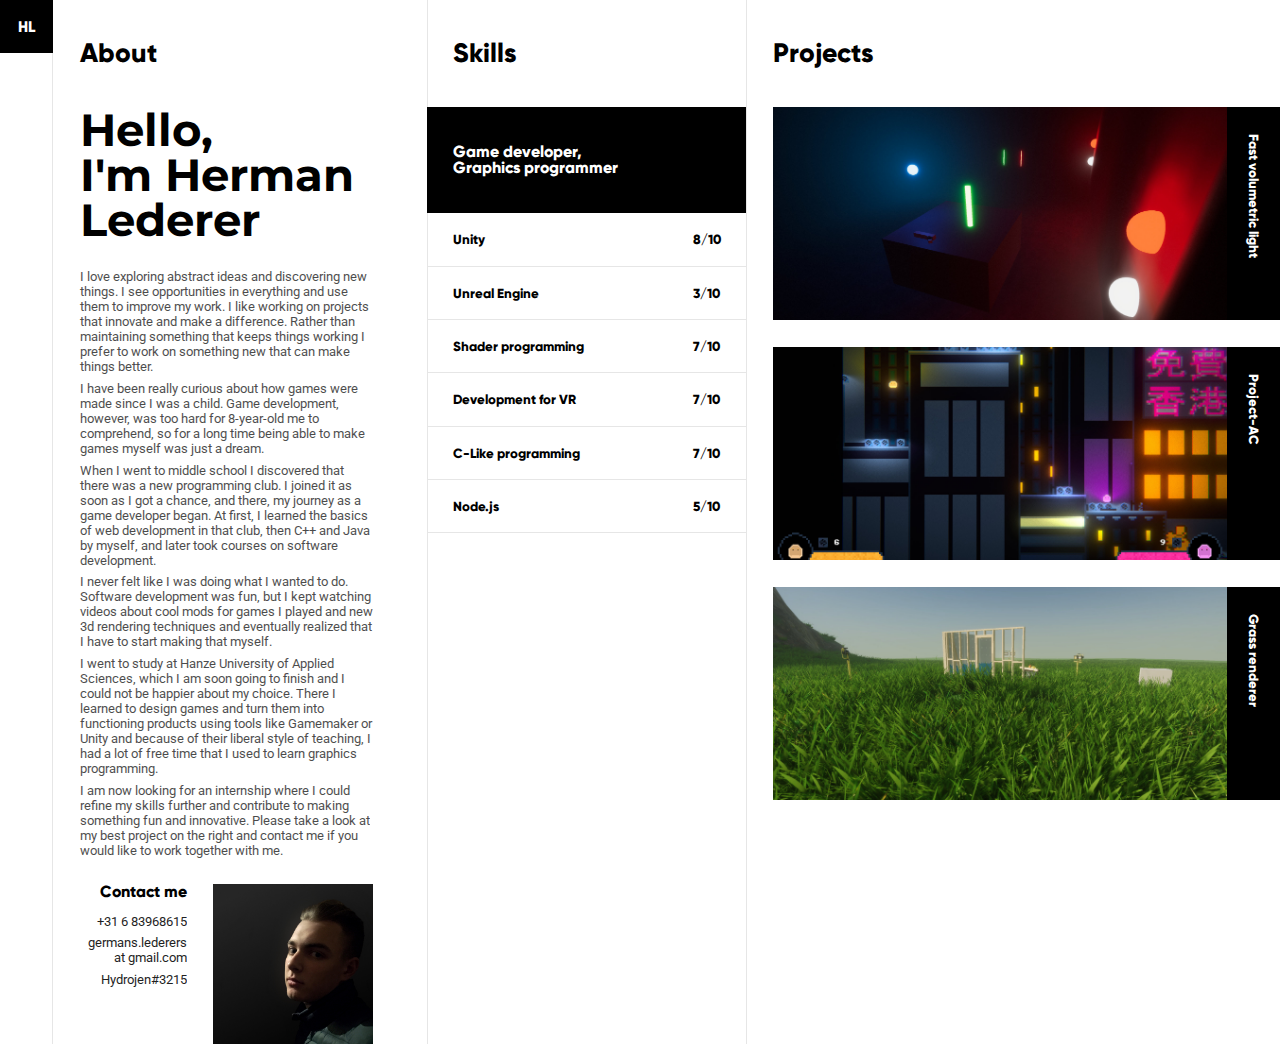
<file: index.html>
<!DOCTYPE html>
<html lang="en">
	<head>
		<meta charset="UTF-8" />
		<meta name="viewport" content="width=device-width, initial-scale=1.0" />

		<title>Herman Lederer - Game Development & Graphics Programming Portfolio</title>

		<link rel="apple-touch-icon" sizes="180x180" href="./webmanifest/apple-touch-icon.png" />
		<link rel="icon" type="image/png" sizes="32x32" href="./webmanifest/favicon-32x32.png" />
		<link rel="icon" type="image/png" sizes="16x16" href="./webmanifest/favicon-16x16.png" />
		<link rel="manifest" href="./webmanifest/site.webmanifest" />

		<link rel="preconnect" href="https://fonts.gstatic.com" />
		<link href="https://fonts.googleapis.com/css2?family=Montserrat:wght@800&family=Roboto&display=swap" rel="stylesheet" />
		<link rel="stylesheet" href="css/style.css" />
	</head>

	<body>
		<nav>
			<a href="index.html" id="logo">HL</a>
		</nav>

		<header>
			<h2>About</h2>

			<h1>
				Hello,<br />
				I'm Herman<br />
				Lederer
			</h1>

			<p>
				I love exploring abstract ideas and discovering new things. I see opportunities in everything and use them to improve my work. I like working on projects that innovate and make a difference. Rather than maintaining something that keeps
				things working I prefer to work on something new that can make things better.
			</p>

			<p>I have been really curious about how games were made since I was a child. Game development, however, was too hard for 8-year-old me to comprehend, so for a long time being able to make games myself was just a dream.</p>

			<p>
				When I went to middle school I discovered that there was a new programming club. I joined it as soon as I got a chance, and there, my journey as a game developer began. At first, I learned the basics of web development in that club, then
				C++ and Java by myself, and later took courses on software development.
			</p>

			<p>
				I never felt like I was doing what I wanted to do. Software development was fun, but I kept watching videos about cool mods for games I played and new 3d rendering techniques and eventually realized that I have to start making that myself.
			</p>

			<p>
				I went to study at Hanze University of Applied Sciences, which I am soon going to finish and I could not be happier about my choice. There I learned to design games and turn them into functioning products using tools like Gamemaker or Unity
				and because of their liberal style of teaching, I had a lot of free time that I used to learn graphics programming.
			</p>

			<p>
				I am now looking for an internship where I could refine my skills further and contribute to making something fun and innovative. Please take a look at my best project on the right and contact me if you would like to work together with me.
			</p>

			<div id="contact">
				<div>
					<h3>Contact me</h3>
					<span>+31 6 83968615</span>
					<span>germans.lederers at gmail.com</span>
					<span>Hydrojen#3215</span>
				</div>
				<img src="img/me.jpg" alt="Picture of me" />
			</div>
		</header>

		<section id="skills">
			<h2>Skills</h2>

			<h3>
				Game developer,<br />
				Graphics programmer
			</h3>
			<div class="skill">
				<span class="name">Unity</span>
				<span class="rating">8</span>
			</div>
			<div class="skill">
				<span class="name">Unreal Engine</span>
				<span class="rating">3</span>
			</div>
			<div class="skill">
				<span class="name">Shader programming</span>
				<span class="rating">7</span>
			</div>
			<div class="skill">
				<span class="name">Development for VR</span>
				<span class="rating">7</span>
			</div>
			<div class="skill">
				<span class="name">C-Like programming</span>
				<span class="rating">7</span>
			</div>
			<div class="skill">
				<span class="name">Node.js</span>
				<span class="rating">5</span>
			</div>
		</section>

		<section id="projects">
			<h2>Projects</h2>

			<a class="project" href="fast-volumetric-light.html">
				<img src="img/volumetric-light/hero.jpg" alt="Fast volumetric light" />
				<h3>Fast volumetric light</h3>
			</a>

			<a class="project" href="project-ac.html">
				<img src="img/ac/action-2.jpg" alt="Project AC" />
				<h3>Project-AC</h3>
			</a>

			<a class="project" href="grass-renderer.html">
				<img src="img/grass-renderer/front.jpg" alt="Grass renderer" />
				<h3>Grass renderer</h3>
			</a>
		</section>
	</body>
</html>
</file>
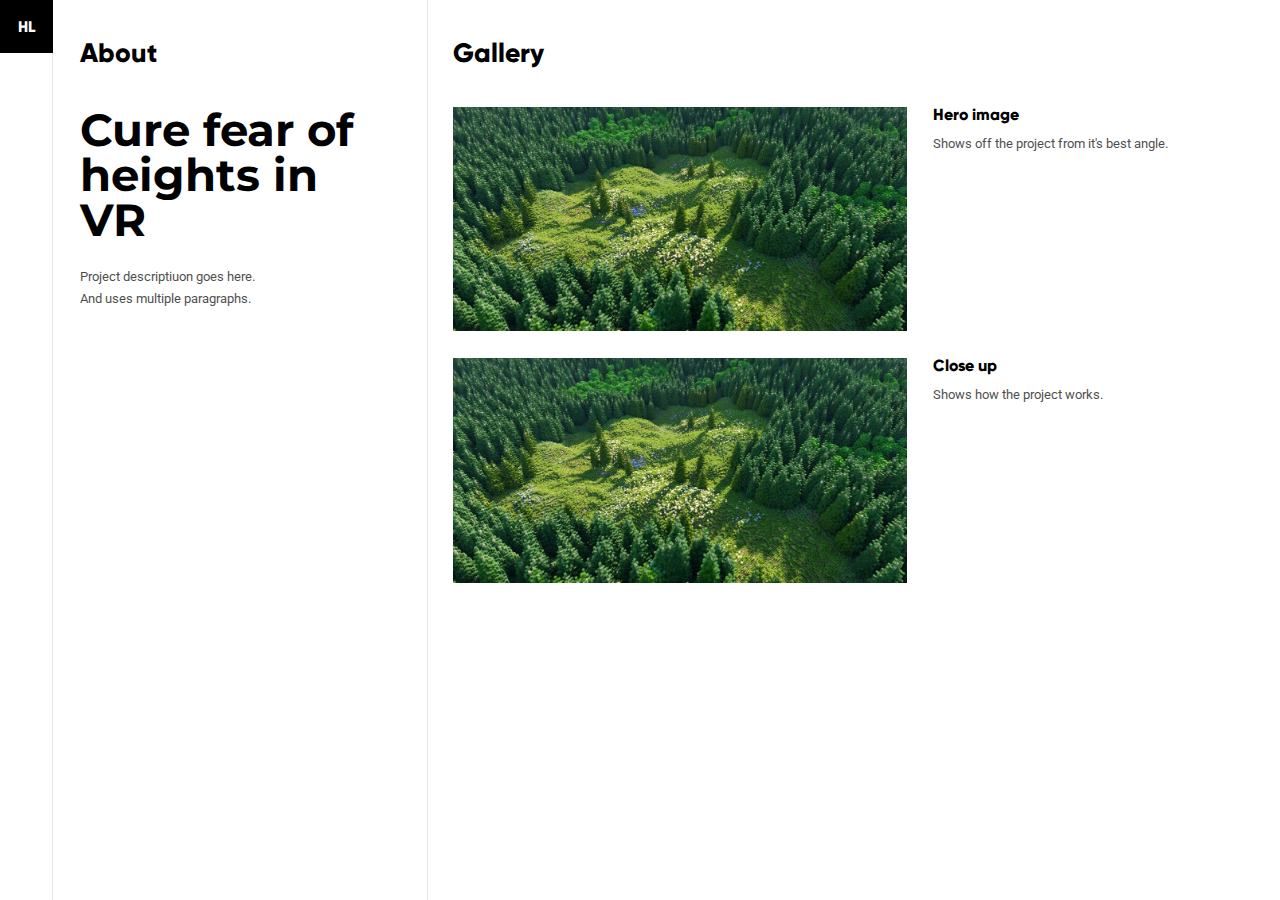
<file: cure-achrophobia-vr.html>
<!DOCTYPE html>
<html lang="en">
	<head>
		<meta charset="UTF-8" />
		<meta name="viewport" content="width=device-width, initial-scale=1.0" />
		<title>
			Herman Lederer - Game Development & Graphics Programming Portfolio
		</title>
		<link rel="preconnect" href="https://fonts.gstatic.com" />
		<link
			href="https://fonts.googleapis.com/css2?family=Montserrat:wght@800&family=Roboto&display=swap"
			rel="stylesheet"
		/>
		<link rel="stylesheet" href="css/style.css" />
	</head>

	<body>
		<nav>
			<a href="index.html" id="logo">HL</a>
		</nav>

		<header>
			<h2>About</h2>

			<h1>
				Cure fear of heights in VR
			</h1>
			<p>
				Project descriptiuon goes here.
			</p>
			<p>
				And uses multiple paragraphs.
			</p>
		</header>

		<section id="gallery">
			<h2>Gallery</h2>

			<div class="item">
				<img
					src="img/placeholder-project-hero.jpg"
					alt="Fast volumetric light"
				/>
				<div class="info">
					<h3>Hero image</h3>
					<p>Shows off the project from it's best angle.</p>
				</div>
			</div>

			<div class="item">
				<img
					src="img/placeholder-project-hero.jpg"
					alt="Fast volumetric light"
				/>
				<div class="info">
					<h3>Close up</h3>
					<p>Shows how the project works.</p>
				</div>
			</div>
		</section>
	</body>
</html>
</file>
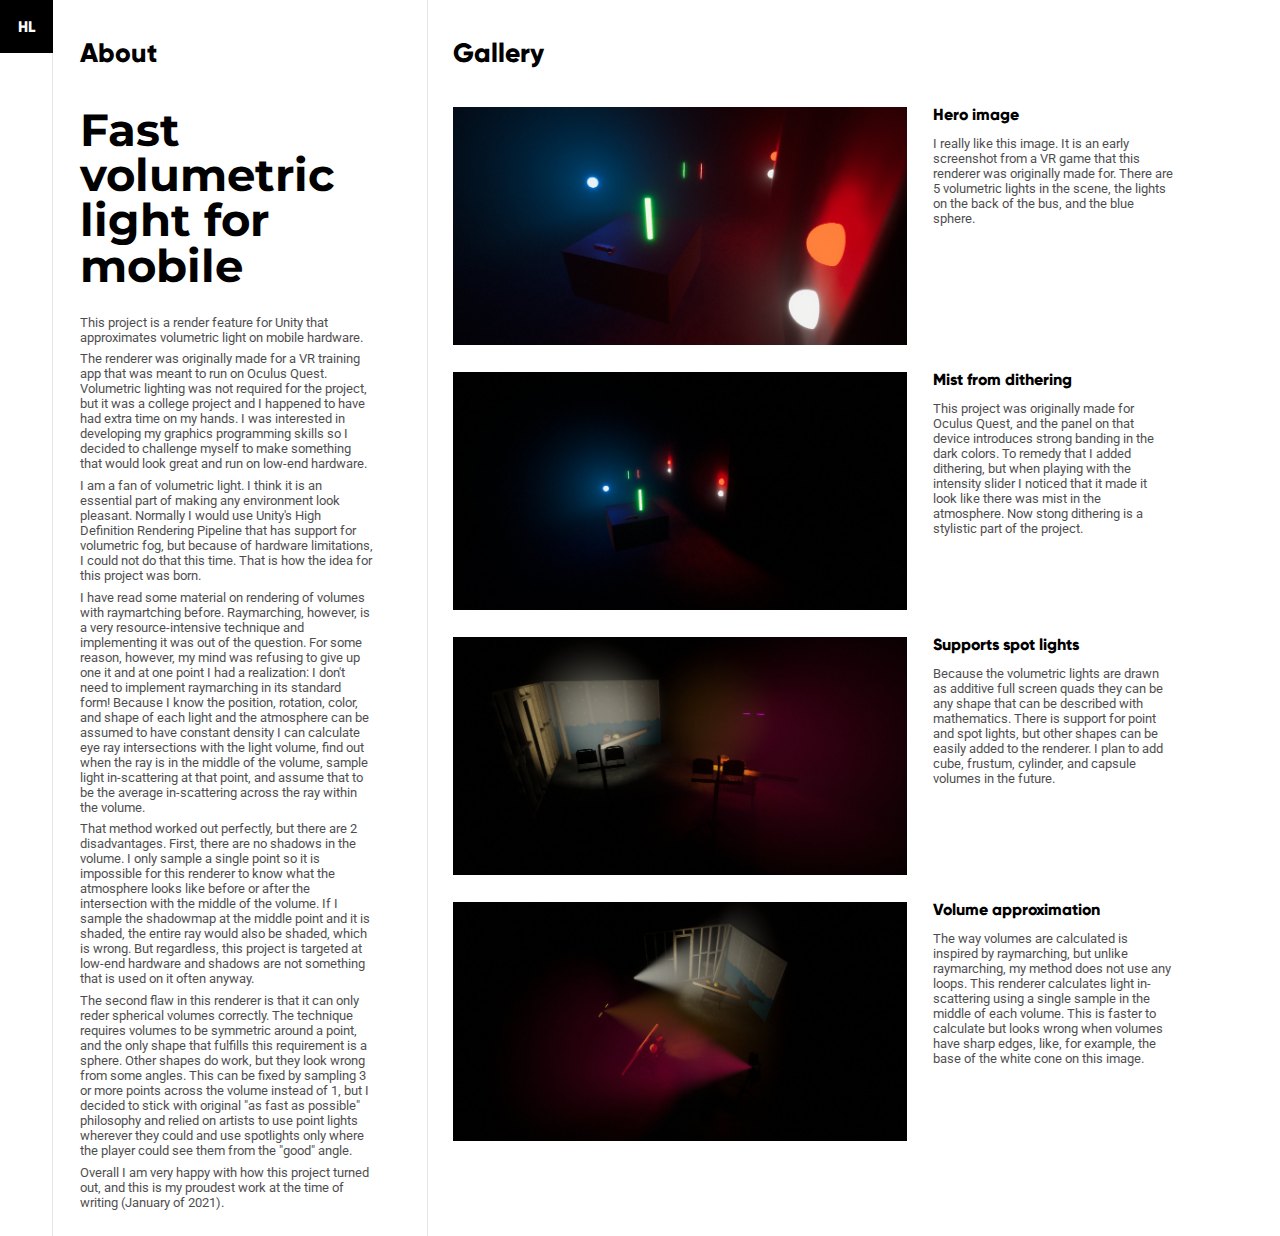
<file: fast-volumetric-light.html>
<!DOCTYPE html>
<html lang="en">
	<head>
		<meta charset="UTF-8" />
		<meta name="viewport" content="width=device-width, initial-scale=1.0" />
		<title>
			Herman Lederer - Game Development & Graphics Programming Portfolio
		</title>
		<link rel="preconnect" href="https://fonts.gstatic.com" />
		<link
			href="https://fonts.googleapis.com/css2?family=Montserrat:wght@800&family=Roboto&display=swap"
			rel="stylesheet"
		/>
		<link rel="stylesheet" href="css/style.css" />
	</head>

	<body>
		<nav>
			<a href="index.html" id="logo">HL</a>
		</nav>

		<header>
			<h2>About</h2>

			<h1>Fast volumetric light for mobile</h1>

			<!--
			<h4>Year</h4>
			<p class="black">2020</p>
			-->

			<p>
				This project is a render feature for Unity that
				approximates volumetric light on mobile hardware.
			</p>

			<p>
				The renderer was originally made for a VR training app that
				was meant to run on Oculus Quest. Volumetric lighting was not
				required for the project, but it was a college  project and I happened
				to have had extra time on my hands. I was interested in
				developing my graphics programming skills so I decided to challenge myself
				to make something that would look great and run on low-end hardware.
			</p>

			<p>
				I am a fan of volumetric light. I think it is an essential part
				of making any environment look pleasant. Normally I would use
				Unity's High Definition Rendering Pipeline that has support for
				volumetric fog, but because of hardware limitations, I could not
				do that this time. That is how the idea for this project was born.
			</p>

			<p>
				I have read some material on rendering of volumes with raymartching before.
				Raymarching, however, is a very resource-intensive technique and
				implementing it was out of the question. For some reason, however, my mind
				was refusing to give up one it and at one point I had a realization: I
				don't need to implement raymarching in its standard form! Because I know
				the position, rotation, color, and shape of each light and the atmosphere
				can be assumed to have constant density I can calculate eye ray intersections
				with the light volume, find out when the ray is in the middle of the volume,
				sample light in-scattering at that point, and assume that to be the average
				in-scattering across the ray within the volume.
			</p>

			<p>
				That method worked out perfectly, but there are 2 disadvantages.
				First, there are no shadows in the volume. I only sample a single point
				so it is impossible for this renderer to know what the atmosphere looks
				like before or after the intersection with the middle of the volume. If
				I sample the shadowmap at the middle point and it is shaded, the entire
				ray would also be shaded, which is wrong. But regardless, this project
				is targeted at low-end hardware and shadows are not something
				that is used on it often anyway.
			</p>

			<p>
				The second flaw in this renderer is that it can only reder
				spherical volumes correctly. The technique requires volumes to be symmetric
				around a point, and the only shape  that fulfills  this requirement is a sphere.
				Other shapes do work, but they look wrong from some angles.
				This can be fixed by sampling 3 or more points
				across the volume instead of 1, but I decided to stick with original
				"as fast as possible" philosophy  and relied on artists to use point lights
				wherever they could and use spotlights only where the player could see
				them from the "good" angle.
			</p>

			<p>
				Overall I am very happy with how this project turned out, and this is my
				proudest work at the time of writing (January of 2021).
			</p>
		</header>

		<section id="gallery">
			<h2>Gallery</h2>

			<div class="item">
				<a target="blank" href="img/volumetric-light/hero.jpg"
					><img
						src="img/volumetric-light/hero.jpg"
						alt="Fast volumetric light"
				/></a>
				<div class="info">
					<h3>Hero image</h3>
					<p>
						I really like this image. It is an early screenshot from
						a VR game that this renderer was originally made for.
						There are 5 volumetric lights in the scene, the lights on
						the back of the bus, and the blue sphere.
					</p>
				</div>
			</div>

			<div class="item">
				<a target="blank" href="img/volumetric-light/angle.jpg"
					><img
						src="img/volumetric-light/angle.jpg"
						alt="Fast volumetric light"
				/></a>
				<div class="info">
					<h3>Mist from dithering</h3>
					<p>
						This project was originally made for Oculus Quest, and
						the panel on that device introduces strong banding in
						the dark colors. To remedy that I added dithering, but
						when playing with the intensity slider I noticed that it
						made it look like there was mist in the atmosphere. Now
						stong dithering is a stylistic part of the project.
					</p>
				</div>
			</div>

			<div class="item">
				<a target="blank" href="img/volumetric-light/cones.jpg"
					><img
						src="img/volumetric-light/cones.jpg"
						alt="Fast volumetric light"
				/></a>
				<div class="info">
					<h3>Supports spot lights</h3>
					<p>
						Because the volumetric lights are drawn as additive full
						screen quads they can be any shape that can be described
						with mathematics. There is support for point and spot
						lights, but other shapes can be easily added to the
						renderer. I plan to add cube, frustum, cylinder, and
						capsule volumes in the future.
					</p>
				</div>
			</div>

			<div class="item">
				<a target="blank" href="img/volumetric-light/cones-2.jpg"
					><img
						src="img/volumetric-light/cones-2.jpg"
						alt="Fast volumetric light"
				/></a>
				<div class="info">
					<h3>Volume approximation</h3>
					<p>
						The way volumes are calculated is inspired by
						raymarching, but unlike raymarching, my method does not
						use any loops. This renderer calculates light
						in-scattering using a single sample in the middle of
						each volume. This is faster to calculate but looks
						wrong when volumes have sharp edges, like, for example,
						the base of the white cone on this image.
					</p>
				</div>
			</div>
		</section>
	</body>
</html>
</file>
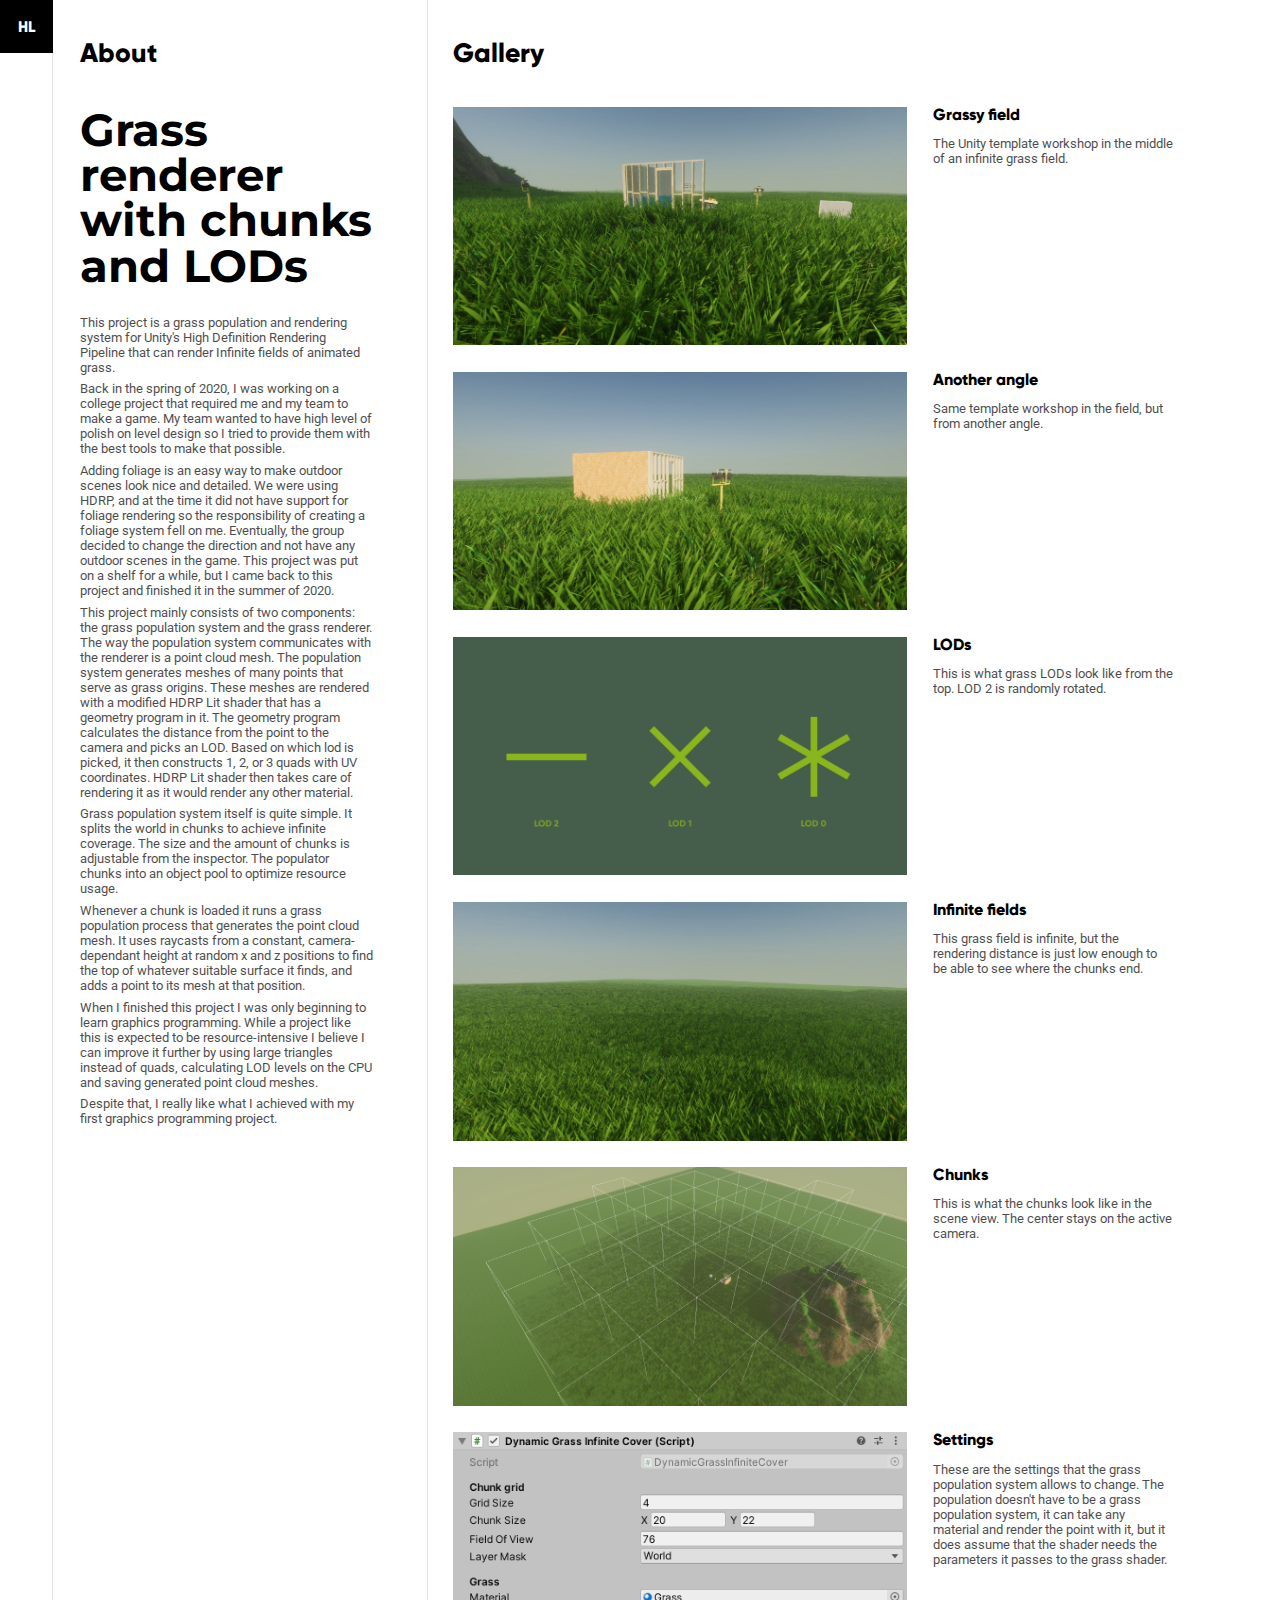
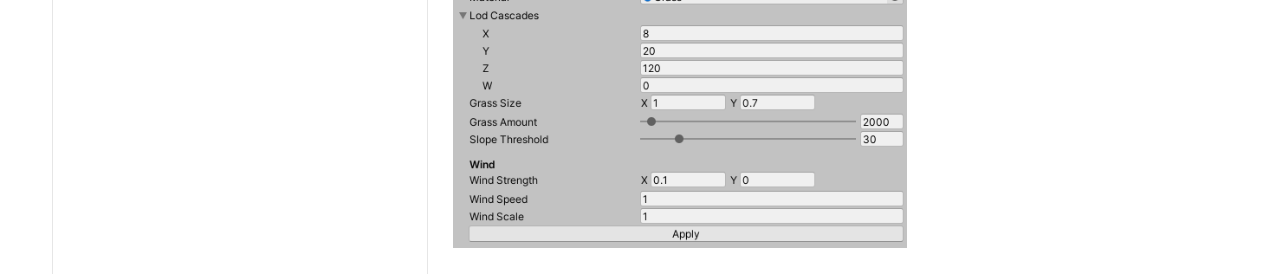
<file: grass-renderer.html>
<!DOCTYPE html>
<html lang="en">
	<head>
		<meta charset="UTF-8" />
		<meta name="viewport" content="width=device-width, initial-scale=1.0" />
		<title>
			Herman Lederer - Game Development & Graphics Programming Portfolio
		</title>
		<link rel="preconnect" href="https://fonts.gstatic.com" />
		<link
			href="https://fonts.googleapis.com/css2?family=Montserrat:wght@800&family=Roboto&display=swap"
			rel="stylesheet"
		/>
		<link rel="stylesheet" href="css/style.css" />
	</head>

	<body>
		<nav>
			<a href="index.html" id="logo">HL</a>
		</nav>

		<header>
			<h2>About</h2>

			<h1>Grass renderer with chunks and LODs</h1>

			<p>
				This project is a grass population and rendering system for
				Unity's High Definition Rendering Pipeline that can render Infinite fields of
				animated grass.
			</p>

			<p>
				Back in the spring of 2020, I was working on a college project that required me
				and my team to make a game. My team wanted to have high level of polish on
				level design so I tried to provide them with the best tools to make that possible.
			</p>

			<p>
				Adding foliage is an easy way to make outdoor  scenes look nice and detailed.
				We were using HDRP, and at the time it did not have support for foliage rendering
				so the responsibility of creating a foliage system fell on me. Eventually, the group
				decided to change the direction and not have any outdoor scenes in the game.
				This project was put on a shelf for a while, but I came back to this project and
				finished it in the summer of 2020.
			</p>

			<p>
				This project mainly consists of two components: the grass population system and
				the grass renderer. The way the population system communicates with the renderer is
				a point cloud mesh. The population system generates meshes of many points that
				serve as grass origins. These meshes are rendered with a modified HDRP Lit shader
				that has a geometry program in it. The geometry program calculates the
				distance from the point to the camera and picks an LOD. Based on which lod is picked,
				it then constructs 1, 2, or 3 quads with UV coordinates. HDRP Lit shader then takes
				care of rendering it as it would render any other material.
			</p>

			<p>
				Grass population system itself is quite simple. It splits the world in chunks
				to achieve infinite coverage. The size and the amount of chunks is adjustable from
				the inspector. The populator chunks into an object pool to optimize resource usage.
			</p>

			<p>
				Whenever a chunk is loaded it runs a grass population process that generates the
				point cloud mesh. It uses raycasts from a constant, camera-dependant height at random x
				and z positions to find the top of whatever suitable surface it finds, and adds a point
				to its mesh at that position.
			</p>

			<p>
				When I finished this project I was only beginning to learn graphics programming.
				While a project like this is expected to be resource-intensive I believe
				I can improve it further by using large triangles instead of quads, calculating LOD levels
				on the CPU and saving generated point cloud meshes.
			</p>

			<p>
				Despite that, I really like what I achieved with my first graphics programming project.
			</p>
		</header>

		<section id="gallery">
			<h2>Gallery</h2>

			<div class="item">
				<a target="blank" href="img/grass-renderer/front.jpg"
					><img
						src="img/grass-renderer/front.jpg"
						alt="Grass renderer"
				/></a>
				<div class="info">
					<h3>Grassy field</h3>
					<p>
						The Unity template workshop in the middle of an infinite grass field.
					</p>
				</div>
			</div>
			
			<div class="item">
				<a target="blank" href="img/grass-renderer/back.jpg"
					><img
						src="img/grass-renderer/back.jpg"
						alt="Grass renderer"
				/></a>
				<div class="info">
					<h3>Another angle</h3>
					<p>
						Same template workshop in the field, but from another angle.
					</p>
				</div>
			</div>

			<div class="item">
				<a target="blank" href="img/grass-renderer/scheme.jpg"
					><img
						src="img/grass-renderer/scheme.jpg"
						alt="Grass renderer"
				/></a>
				<div class="info">
					<h3>LODs</h3>
					<p>
						This is what grass LODs look like from the top. LOD 2 is randomly rotated.
					</p>
				</div>
			</div>

			<div class="item">
				<a target="blank" href="img/grass-renderer/field.jpg"
					><img
						src="img/grass-renderer/field.jpg"
						alt="Grass renderer"
				/></a>
				<div class="info">
					<h3>Infinite fields</h3>
					<p>
						This grass field is infinite, but the rendering distance is just low enough to
						be able to see where the chunks end.
					</p>
				</div>
			</div>

			<div class="item">
				<a target="blank" href="img/grass-renderer/gizmos.jpg"
					><img
						src="img/grass-renderer/gizmos.jpg"
						alt="Grass renderer"
				/></a>
				<div class="info">
					<h3>Chunks</h3>
					<p>
						This is what the chunks look like in the scene view. The center stays on the
						active camera.
					</p>
				</div>
			</div>

			<div class="item">
				<a target="blank" href="img/grass-renderer/inspector.png"
					><img
						src="img/grass-renderer/inspector.png"
						alt="Grass renderer"
				/></a>
				<div class="info">
					<h3>Settings</h3>
					<p>
						These are the settings that the grass population system allows to change.
						The population doesn't have to be a grass population system,
						it can take any material and render the point with it, but it does
						assume that the shader needs the parameters it passes to the grass shader.
					</p>
				</div>
			</div>
		</section>
	</body>
</html>
</file>
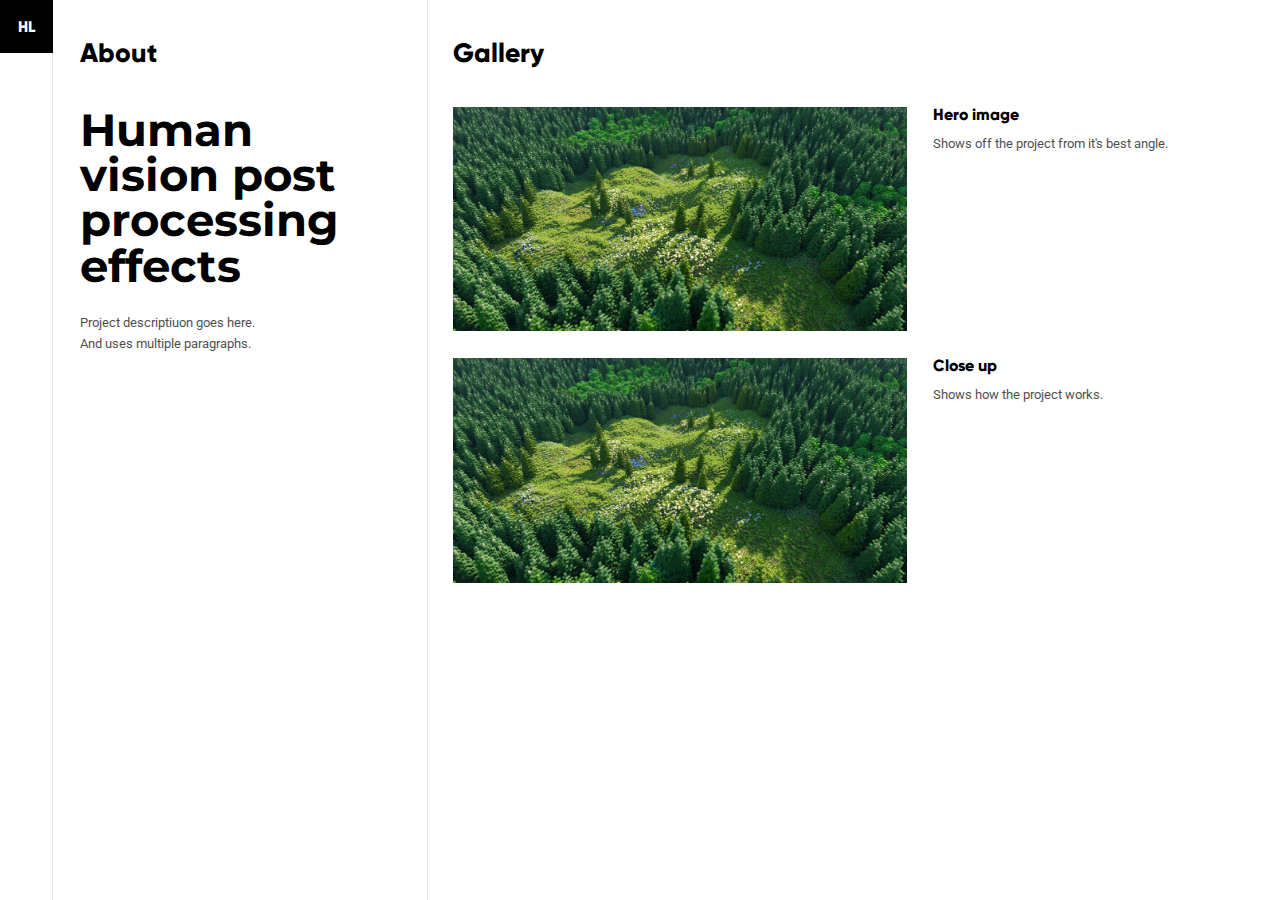
<file: human-vision-effects.html>
<!DOCTYPE html>
<html lang="en">
	<head>
		<meta charset="UTF-8" />
		<meta name="viewport" content="width=device-width, initial-scale=1.0" />
		<title>
			Herman Lederer - Game Development & Graphics Programming Portfolio
		</title>
		<link rel="preconnect" href="https://fonts.gstatic.com" />
		<link
			href="https://fonts.googleapis.com/css2?family=Montserrat:wght@800&family=Roboto&display=swap"
			rel="stylesheet"
		/>
		<link rel="stylesheet" href="css/style.css" />
	</head>

	<body>
		<nav>
			<a href="index.html" id="logo">HL</a>
		</nav>

		<header>
			<h2>About</h2>

			<h1>
				Human vision post processing effects
			</h1>
			<p>
				Project descriptiuon goes here.
			</p>
			<p>
				And uses multiple paragraphs.
			</p>
		</header>

		<section id="gallery">
			<h2>Gallery</h2>

			<div class="item">
				<img
					src="img/placeholder-project-hero.jpg"
					alt="Fast volumetric light"
				/>
				<div class="info">
					<h3>Hero image</h3>
					<p>Shows off the project from it's best angle.</p>
				</div>
			</div>

			<div class="item">
				<img
					src="img/placeholder-project-hero.jpg"
					alt="Fast volumetric light"
				/>
				<div class="info">
					<h3>Close up</h3>
					<p>Shows how the project works.</p>
				</div>
			</div>
		</section>
	</body>
</html>
</file>
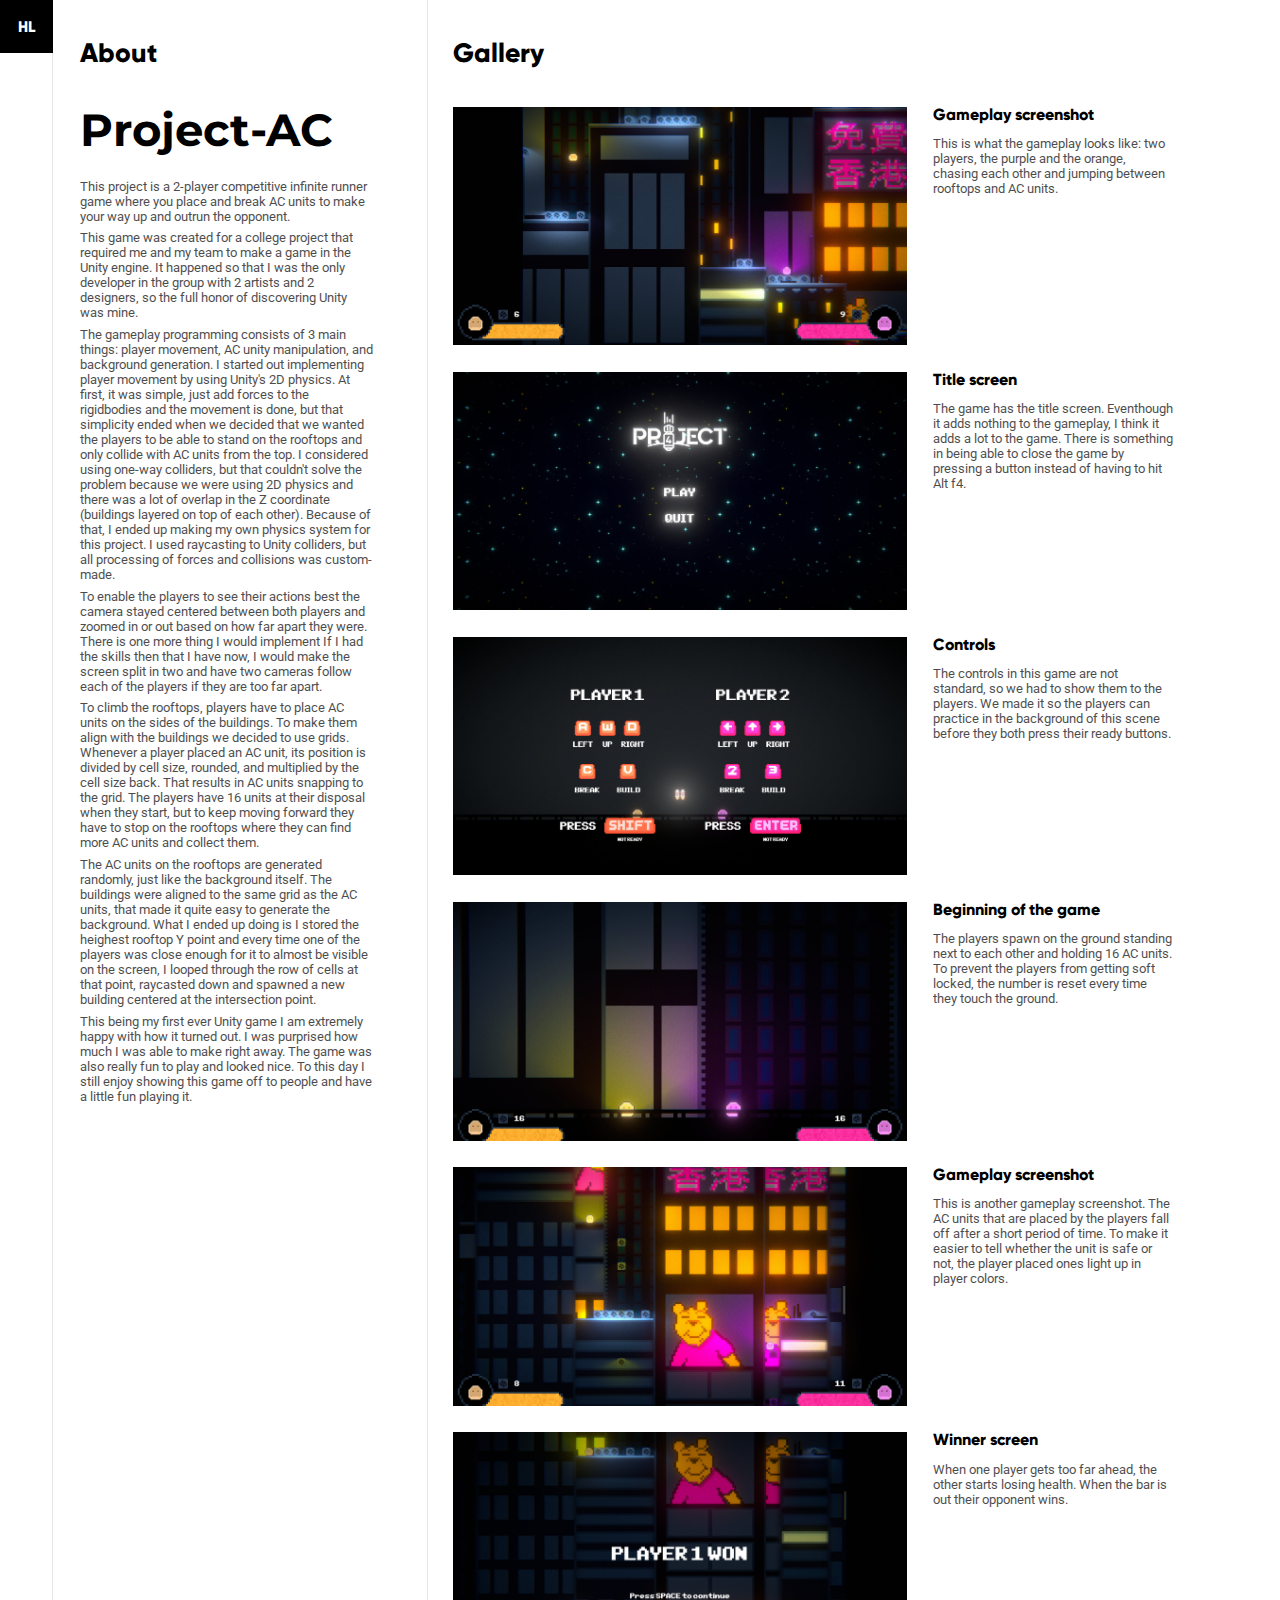
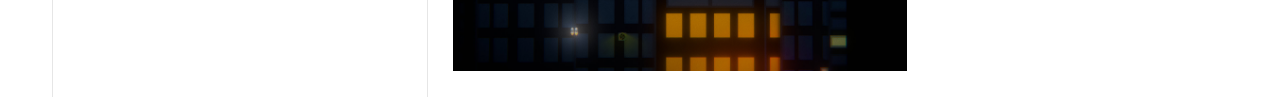
<file: project-ac.html>
<!DOCTYPE html>
<html lang="en">
	<head>
		<meta charset="UTF-8" />
		<meta name="viewport" content="width=device-width, initial-scale=1.0" />
		<title>
			Herman Lederer - Game Development & Graphics Programming Portfolio
		</title>
		<link rel="preconnect" href="https://fonts.gstatic.com" />
		<link
			href="https://fonts.googleapis.com/css2?family=Montserrat:wght@800&family=Roboto&display=swap"
			rel="stylesheet"
		/>
		<link rel="stylesheet" href="css/style.css" />
	</head>

	<body>
		<nav>
			<a href="index.html" id="logo">HL</a>
		</nav>

		<header>
			<h2>About</h2>

			<h1>
				Project-AC
			</h1>

			<p>
				This project is a 2-player competitive infinite runner game where you
				place and break AC units to make your way up and outrun the opponent.
			</p>

			<p>
				This game was created for a college project that required me and my team to
				make a game in the Unity engine. It happened so that I was the only developer
				in the group with 2 artists and 2 designers, so the full honor of discovering Unity
				was mine.
			</p>

			<p>
				The gameplay programming consists of 3 main things: player movement,
				AC unity manipulation, and background generation. I started out implementing player
				movement by using Unity's 2D physics. At first, it was simple, just add forces to the
				rigidbodies and the movement is done, but that simplicity ended when we decided that
				we wanted the players to be able to stand on the rooftops and only collide with
				AC units from the top. I considered using one-way colliders, but that couldn't solve
				the problem because we were using 2D physics and there was a lot of overlap in the
				Z coordinate (buildings layered on top of each other). Because of that, I ended up
				making my own physics system for this project. I used raycasting to Unity colliders,
				but all processing of forces and collisions was custom-made.
			</p>

			<p>
				To enable the players to see their actions best the camera stayed centered between
				both players and zoomed in or out based on how far apart they were. There is one more
				thing I would implement If I had the skills then that I have now, I would
				make the screen split in two and have two cameras follow each of the players if they
				are too far apart.
			</p>

			<p>
				To climb the rooftops, players have to place AC units on the sides of the buildings.
				To make them align with the buildings we decided to use grids. Whenever a player
				placed an AC unit, its position is divided by cell size, rounded, and multiplied by
				the cell size back. That results in AC units snapping to the grid. The players have
				16 units at their disposal when they start, but to keep moving forward they
				have to stop on the rooftops where they can find more AC units and collect them.
			</p>

			<p>
				The AC units on the rooftops are generated randomly, just like the background itself.
				The buildings were aligned to the same grid as the AC units, that made it quite easy
				to generate the background. What I ended up doing is I stored the heighest rooftop Y point and
				every time one of the players was close enough for it to almost be visible on the screen,
				I looped through the row of cells at that point, raycasted down and spawned a new
				building centered at the intersection point.
			</p>

			<p>
				This being my first ever Unity game I am extremely happy with how it turned out. I was
				purprised how much I was able to make right away. The game was also really fun to play
				and looked nice. To this day I still enjoy showing this game off to people and have
				a little fun playing it.
			</p>
		</header>

		<section id="gallery">
			<h2>Gallery</h2>

			<div class="item">
				<a target="blank" href="img/ac/action-2.jpg"
					><img
						src="img/ac/action-2.jpg"
						alt="Project-AC"
				/></a>
				<div class="info">
					<h3>Gameplay screenshot</h3>
					<p>
						This is what the gameplay looks like: two players, the purple and the orange,
						 chasing each other and jumping between rooftops and AC units.
					</p>
				</div>
			</div>

			<div class="item">
				<a target="blank" href="img/ac/title.jpg"
					><img
						src="img/ac/title.jpg"
						alt="Project-AC"
				/></a>
				<div class="info">
					<h3>Title screen</h3>
					<p>
						The game has the title screen. Eventhough it adds nothing to the gameplay,
						I think it adds a lot to the game. There is something in being able to close 
						the game by pressing a button instead of having to hit Alt f4.
					</p>
				</div>
			</div>

			<div class="item">
				<a target="blank" href="img/ac/controls.jpg"
					><img
						src="img/ac/controls.jpg"
						alt="Project-AC"
				/></a>
				<div class="info">
					<h3>Controls</h3>
					<p>
						The controls in this game are not standard, so we had to show them to
						the players. We made it so the players can practice in the background of
						this scene before they both press their ready buttons.
					</p>
				</div>
			</div>

			<div class="item">
				<a target="blank" href="img/ac/start.jpg"
					><img
						src="img/ac/start.jpg"
						alt="Project-AC"
				/></a>
				<div class="info">
					<h3>Beginning of the game</h3>
					<p>
						The players spawn on the ground standing next to each other and
						holding 16 AC units. To prevent the players from getting soft locked,
						the number is reset every time they touch the ground.
					</p>
				</div>
			</div>
			
			<div class="item">
				<a target="blank" href="img/ac/action.jpg"
					><img
						src="img/ac/action.jpg"
						alt="Project-AC"
				/></a>
				<div class="info">
					<h3>Gameplay screenshot</h3>
					<p>
						This is another gameplay screenshot. The AC units that are placed by
						the players fall off after a short period of time. To make it easier to
						tell whether the unit is safe or not, the player placed ones
						light up in player colors.
					</p>
				</div>
			</div>

			<div class="item">
				<a target="blank" href="img/ac/winner.jpg"
					><img
						src="img/ac/winner.jpg"
						alt="Project-AC"
				/></a>
				<div class="info">
					<h3>Winner screen</h3>
					<p>
						When one player gets too far ahead, the other starts losing health.
						When the bar is out their opponent wins.
					</p>
				</div>
			</div>
		</section>
	</body>
</html>
</file>
<file: css/style.css>
@font-face {
	font-family: "Gilroy";
	src: url("../fonts/Gilroy-ExtraBold.otf");
	font-weight: 800;
}

* {
	margin: 0;
	padding: 0;

	position: relative;

	font-family: "Roboto", sans-serif;
}

h1 {
	margin-bottom: calc(100vw / 48);

	font-family: "Montserrat";
	font-size: 50pt;
	line-height: 50pt;
}

h2 {
	height: calc(100vw / 24 * 2);
	line-height: calc(100vw / 24 * 2);

	padding-left: calc(100vw / 48);

	font-family: "Gilroy";
	font-weight: 800;
	font-size: 25pt;
}

h3 {
	margin-bottom: calc(100vw / 48 / 2);

	font-family: "Gilroy";
	font-weight: 800;
	font-size: 18pt;
	line-height: 18pt;
}

p {
	margin-bottom: calc(100vw / 48 / 4);
	opacity: 0.7;
	font-size: 10pt;
}

p.black {
	opacity: 0.87;
	font-family: "Gilroy";
	font-weight: 800;
}

img {
	display: block;
}

/* Body */
body {
	display: grid;
	grid-template-columns: repeat(24, 1fr);
}

/* Section lines */
nav::before,
#skills::before,
#skills::after,
#gallery::before {
	content: "";

	width: 1px;
	height: 100%;
	min-height: 100vh;

	background: #e6e6e6;

	position: absolute;
	top: 0;
}
nav::before,
#skills::after {
	right: 0;
}

/* Nav */
nav {
	grid-column-start: 1;
	grid-column-end: 1;
}

nav #logo {
	color: white;
	background: black;

	height: calc(100vw / 24);

	font-family: "Gilroy";
	font-weight: 800;
	font-size: 1.2vw;
	text-align: center;
	text-decoration: none;
	line-height: calc(100vw / 24);

	display: block;
}

/* Header */
header {
	grid-column-start: 2;
	grid-column-end: 9;

	padding-right: calc(100vw / 24);
}

header::after {
	right: 0;
}

header h1 {
	padding-left: calc(100vw / 48);
	margin-bottom: calc(100vw / 48);
}

header p,
h4 {
	padding-left: calc(100vw / 48);
}

header p:last-of-type {
	margin-bottom: calc(100vw / 48);
}

header #contact {
	display: flex;
}

header #contact div {
	width: 50%;

	padding-left: calc(100vw / 48);
	padding-right: calc(100vw / 48);

	text-align: right;
}

header #contact span {
	margin-bottom: calc(100vw / 48 / 4);
	opacity: 0.87;
	font-size: 11pt;
	display: block;
}

header #contact img {
	width: 50%;
}

/* Skills */
#skills {
	grid-column-start: 9;
	grid-column-end: 15;
}

#skills h3 {
	color: white;
	background: black;

	height: calc(100vw / 24 * 2);

	padding-left: calc(100vw / 48);
	margin: 0;

	display: flex;
	align-items: center;
}

#skills .skill {
	height: calc(100vw / 24);

	display: flex;
	justify-content: space-between;
}

#skills * {
	display: flex;
	align-items: center;
}

#skills .skill .name {
	padding-left: calc(100vw / 48);

	font-family: "Gilroy";
	font-weight: 800;
	font-size: 11pt;
}

#skills .skill .rating {
	width: calc(100vw / 24);

	text-align: center;
	font-family: "Gilroy";
	font-weight: 800;
	font-size: 11pt;
}

#skills .skill .rating::after {
	content: "/10";
}

#skills .skill::after {
	content: "";

	width: 100%;
	height: 1px;
	position: absolute;
	bottom: 0;
	right: 0;

	background: #e6e6e6;
}

/* Proejcts */
#projects {
	grid-column-start: 15;
	grid-column-end: 25;
}

#projects .project {
	background: black;
	height: calc(100vw / 24 * 4);
	margin-bottom: calc(100vw / 48);
	margin-left: calc(100vw / 48);
	text-decoration: none;
	display: flex;
	align-items: center;
	overflow: hidden;
}

#projects .project img {
	width: calc(100vw / 48 * 17);
}

#projects .project h3 {
	color: white;

	width: calc(100vw / 24 * 4);
	height: calc(100vw / 24);
	line-height: calc(100vw / 24);

	position: absolute;
	top: 0;
	right: calc(100vw / 48 * -9);

	padding-left: calc(100vw / 48);

	transform: rotate(90deg);
	transform-origin: 0% 0%;

	font-size: 11pt;
}

/* Gallery */
#gallery {
	grid-column-start: 9;
	grid-column-end: 25;
}

#gallery .item {
	margin-left: calc(100vw / 48);
	margin-right: calc(100vw / 24 * 2);
	margin-bottom: calc(100vw / 48);
	display: flex;
}

#gallery .item img {
	width: calc(100vw / 48 * 17);
}

#gallery .item .info {
	margin-left: calc(100vw / 48);
}

/* Adaptivity */
@media screen and (max-width: 1920px) {
	h1 {
		font-size: 40pt;
		line-height: 40pt;
	}

	h2 {
		font-size: 20pt;
	}

	h3 {
		font-size: 14pt;
		line-height: 14pt;
	}
}

@media screen and (max-width: 1440px) {
	h1 {
		font-size: 34pt;
		line-height: 34pt;
	}

	h2 {
		font-size: 20pt;
	}

	h3 {
		font-size: 12pt;
		line-height: 12pt;
	}

	p,
	header #contact span,
	#skills .skill .name,
	#skills .skill .rating,
	#projects .project h3 {
		font-size: 10pt;
	}
}

@media screen and (max-width: 1024px) {
	h1 {
		font-size: 26pt;
		line-height: 26pt;
	}

	/* Mobile paddings */
	h2,
	header h1,
	header p {
		padding: 0;
	}

	header {
		padding: calc(100vw / 24);
	}

	h2 {
		font-size: 14pt;
		padding-bottom: calc(100vw / 24);
	}

	h3 {
		font-size: 10pt;
		line-height: 10pt;
	}

	/* Mobile nav */
	nav #logo {
		height: calc(100vw / 12);

		line-height: calc(100vw / 12);
		font-size: calc(100vw / 24);
		text-align: left;

		padding: 0 calc(100vw / 24);
	}

	/* Mobile header */
	header h1 {
		margin-bottom: calc(100vw / 12);
	}

	header p {
		margin-bottom: calc(100vw / 48);
	}

	header p:last-of-type {
		margin-bottom: calc(100vw / 12);
	}

	#contact {
		margin-bottom: calc(100vw / 24);
	}

	/* Mobile skills */
	#skills {
		padding: calc(100vw / 24) 0 0;
		background: black;
		color: white;
	}

	#skills h2 {
		padding-left: calc(100vw / 24);
	}

	#skills h3 {
		padding: calc(100vw / 24);
	}

	#skills .skill {
		height: calc(100vw / 12 * 2);
	}
	#skills .skill::after {
		content: "";

		width: 100%;
		height: 1px;
		position: absolute;
		top: 1px;
		right: 0;

		background: rgba(255, 255, 255, 0.1);
	}
	#skills .skill .name,
	#skills .skill .rating {
		font-family: "Roboto", sans-serif;
		font-weight: 400;
		opacity: 0.9;
	}
	#skills .skill .name {
		padding: 0 calc(100vw / 24);
	}
	#skills .skill .rating {
		width: auto;
		right: calc(100vw / 24);
	}

	/* Mobile projects */
	#projects {
		padding: calc(100vw / 24) 0 0;
	}

	#projects h2 {
		padding-left: calc(100vw / 24);
	}

	#projects .project {
		height: auto;
		margin-left: calc(100vw / 24);
		margin-right: calc(100vw / 24);
		margin-bottom: calc(100vw / 12);

		flex-direction: column;
	}
	#projects .project img {
		width: 100%;
	}
	#projects .project h3 {
		width: 100%;
		height: calc(100vw / 12);
		box-sizing: border-box;
		position: relative;
		top: auto;
		bottom: 0;
		left: 0;
		right: auto;
		transform: none;
		padding: 0 calc(100vw / 24);
		margin: 0;

		display: flex;
		align-items: center;
	}

	/* Mobile gallery */
	#gallery {
		padding: calc(100vw / 24);
	}
	#gallery .item {
		padding: 0;
		margin: 0;

		flex-direction: column;
	}
	#gallery .item .info {
		margin: 0;
	}
	#gallery .item a {
		margin-bottom: calc(100vw / 24);
	}
	#gallery .item h3 {
		margin-bottom: calc(100vw / 48);
	}
	#gallery .item img {
		width: 100%;
	}
	#gallery .item p {
		margin-bottom: calc(100vw / 12);
	}

	body {
		display: block;
	}

	/* Section lines */
	nav::before {
		display: none;
	}

	#skills::before,
	#skills::after,
	#gallery::before {
		content: "";

		width: 100%;
		height: 1px;
		min-height: auto;

		background: #e6e6e6;

		position: absolute;
		top: 0;
		left: 0;
	}
}
</file>
